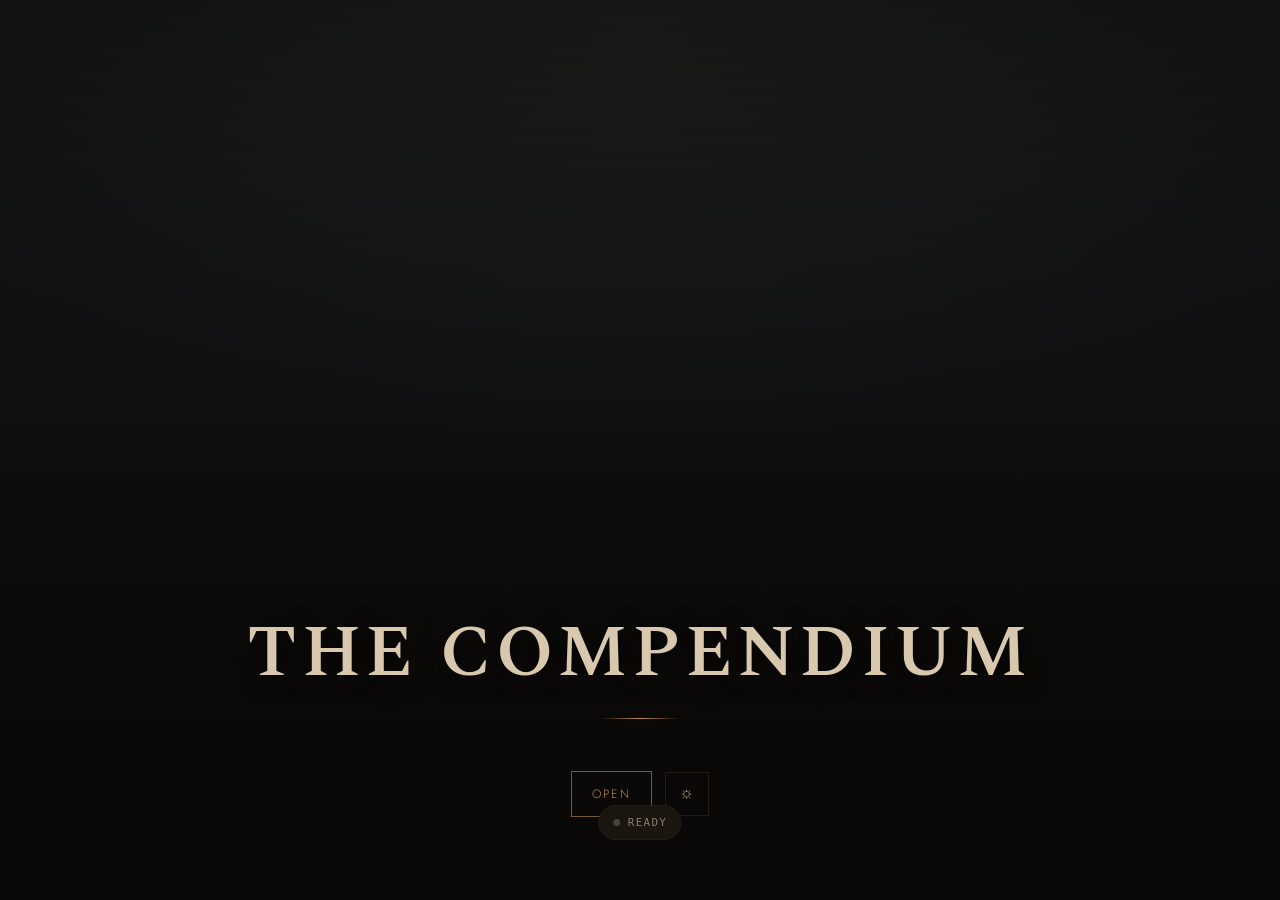
<file: index.html>
<!doctype html>
<html lang="en">
<head>
<meta charset="utf-8">
<meta name="viewport" content="width=device-width, initial-scale=1, viewport-fit=cover">
<meta name="color-scheme" content="dark">
<meta name="theme-color" content="#0b0d0f">
<title>The Compendium</title>
<link rel="stylesheet" href="css/app.css">
</head>
<body>

<!-- The book's cover. Full-bleed image, replaceable, never mandatory. -->
<section class="cover cover--imageless" id="cover" aria-label="Cover">
  <div class="cover__inner">
    <h1 class="cover__title" id="cover-title">The Compendium</h1>
    <div class="cover__rule" aria-hidden="true"></div>
    <p class="cover__subtitle" id="cover-subtitle"></p>
  </div>
  <div class="cover__actions">
    <button class="btn btn--primary" id="open-book" type="button">Open</button>
    <button class="btn btn--icon" id="to-settings" type="button" title="Settings" aria-label="Settings">⛭</button>
  </div>
</section>

<div id="app" hidden>
  <main class="book" id="view" tabindex="-1"></main>

  <nav class="tabs" id="tabs" aria-label="Sections">
    <button type="button" id="to-cover">Cover</button>
    <button type="button" data-to="/">Contents</button>
    <button type="button" data-to="/regions">Regions</button>
    <button type="button" data-to="/characters">Characters</button>
    <button type="button" data-to="/timeline">Timeline</button>
    <button type="button" data-to="/story">Story</button>
    <button type="button" data-to="/systems">Systems</button>
    <button type="button" data-to="/gallery">Gallery</button>
    <button type="button" data-to="/settings">Settings</button>
  </nav>
</div>

<div class="saver" id="saver" data-state="idle" role="status" aria-live="polite">
  <span class="saver__dot" aria-hidden="true"></span><span id="saver-text">Ready</span>
</div>

<script type="module" src="js/main.js"></script>
</body>
</html>
</file>
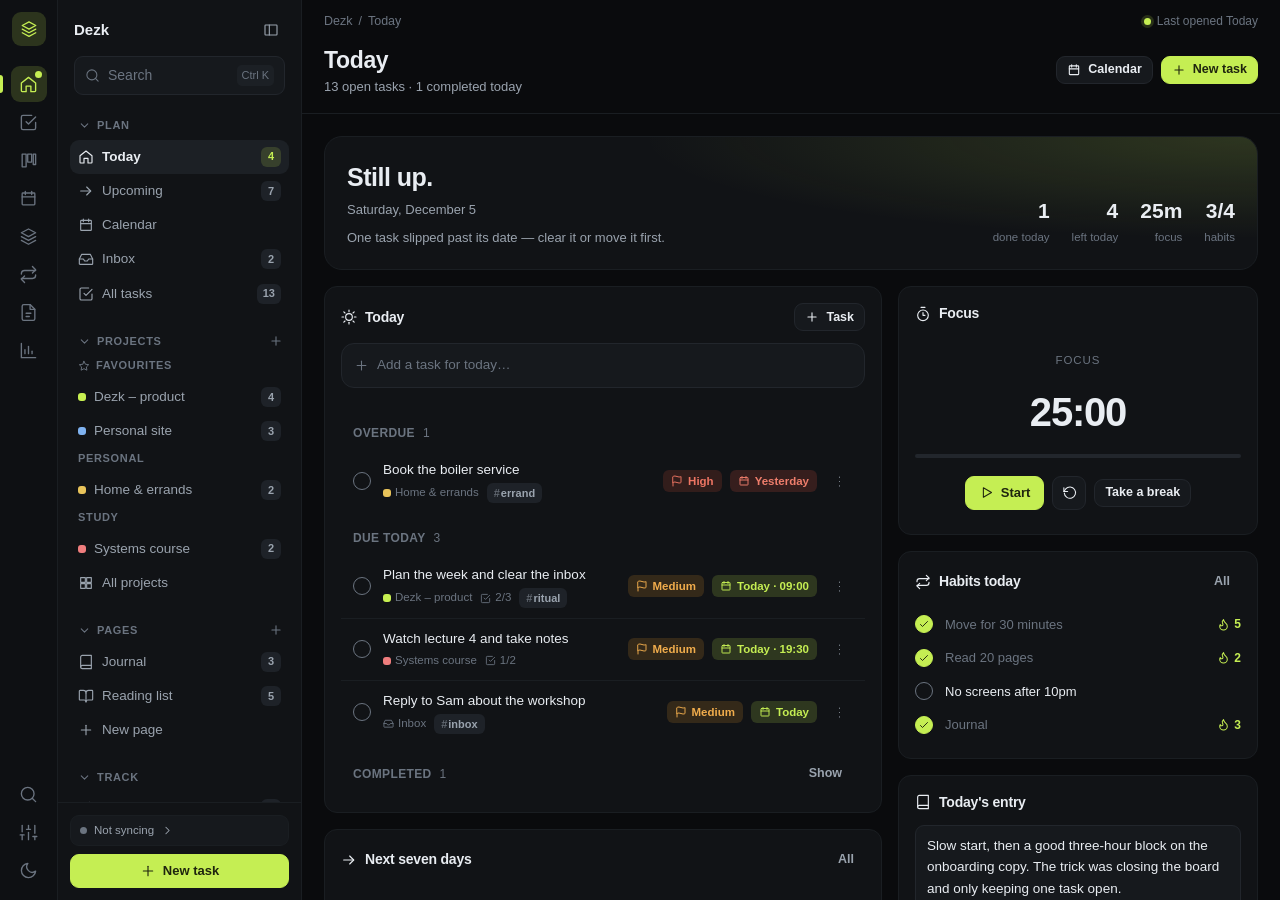
<file: app/index.html>
<!doctype html>
<html lang="en" data-theme="dark">
<head>
<meta charset="utf-8" />
<meta name="viewport" content="width=device-width, initial-scale=1, viewport-fit=cover" />
<title>Dezk — daily deck</title>
<meta name="description" content="Dezk — a local-first daily productivity deck: tasks, project boards, habits, journal, reading list and custom pages." />
<meta name="color-scheme" content="dark light" />
<link rel="icon" href="assets/favicon.svg" type="image/svg+xml" />
<link rel="apple-touch-icon" href="assets/icon.svg" />
<link rel="manifest" href="manifest.webmanifest" />
<meta name="theme-color" content="#0a0b0d" media="(prefers-color-scheme: dark)" />
<meta name="theme-color" content="#f4f5f7" media="(prefers-color-scheme: light)" />
<meta name="apple-mobile-web-app-capable" content="yes" />
<meta name="apple-mobile-web-app-status-bar-style" content="black-translucent" />
<meta name="apple-mobile-web-app-title" content="Dezk" />
<link rel="stylesheet" href="styles/tokens.css" />
<link rel="stylesheet" href="styles/base.css" />
<link rel="stylesheet" href="styles/layout.css" />
<link rel="stylesheet" href="styles/components.css" />
<link rel="stylesheet" href="styles/views.css" />
</head>
<body>
  <div id="app" class="app-shell" aria-busy="true"></div>
  <div id="overlays"></div>
  <noscript>Dezk needs JavaScript enabled.</noscript>
  <script type="module" src="src/main.js"></script>
</body>
</html>
</file>
<file: css/app.css>
@import url('./tokens.css');

/* Book-like, not dashboard-like: generous margins, one column, real
 * typography. Everything sized for one-handed use first. */

*, *::before, *::after { box-sizing: border-box; }
html { -webkit-text-size-adjust: 100%; }

body {
  margin: 0;
  min-height: 100dvh;
  background: var(--ink-900);
  color: var(--vellum);
  font: var(--size-body)/var(--leading-body) var(--font-body);
  font-kerning: normal;
  overscroll-behavior-y: none;
}

h1, h2, h3, h4 {
  font-family: var(--font-display);
  font-weight: 600;
  letter-spacing: 0.02em;
  line-height: 1.22;
  margin: 0;
}

p { margin: 0 0 var(--gap-4); max-width: var(--measure); }
a { color: var(--accent); text-underline-offset: 0.18em; }

:focus-visible { outline: 2px solid var(--gold-soft); outline-offset: 2px; border-radius: 2px; }

.mono { font-family: var(--font-mono); font-size: 0.78em; letter-spacing: 0.03em; }
.dim { color: var(--vellum-dim); }
.faint { color: var(--vellum-faint); }
.visually-hidden {
  position: absolute; width: 1px; height: 1px; overflow: hidden;
  clip-path: inset(50%); white-space: nowrap;
}
.stack { display: flex; flex-direction: column; gap: var(--gap-3); }
.row { display: flex; flex-wrap: wrap; gap: var(--gap-2); align-items: center; }
.section { margin-bottom: var(--gap-6); }
.section__heading {
  font-size: 0.95rem; letter-spacing: 0.16em; text-transform: uppercase;
  color: var(--vellum-dim); margin-bottom: var(--gap-3);
}

/* --------------------------------------------------------------- cover */

.cover {
  position: fixed; inset: 0; z-index: 10;
  display: grid; grid-template-rows: 1fr auto;
  padding: var(--page-margin);
  background-color: var(--ink-900);
  background-size: cover; background-position: center;
}
.cover[hidden] { display: none; }
.cover--imageless {
  background-image:
    radial-gradient(120% 80% at 50% 0%, rgba(var(--light), 0.10), transparent 62%),
    linear-gradient(180deg, #14181c, var(--ink-900));
}
.cover::after {
  content: ''; position: absolute; inset: 0; pointer-events: none;
  background: linear-gradient(180deg, rgb(from var(--void) r g b / 0.55) 0%, rgb(from var(--void) r g b / 0.12) 45%, rgb(from var(--void) r g b / 0.92) 100%);
}
.cover__inner { position: relative; z-index: 1; align-self: end; text-align: center; }
.cover__title {
  font-size: clamp(2.4rem, 11vw, 4.5rem);
  letter-spacing: 0.06em; text-transform: uppercase;
  text-shadow: 0 2px 24px rgba(0, 0, 0, 0.85);
}
.cover__rule {
  width: 5rem; height: 1px; margin: var(--gap-4) auto;
  background: linear-gradient(90deg, transparent, var(--gold), transparent);
}
.cover__subtitle { color: var(--vellum-dim); font-style: italic; margin: 0; }
.cover__actions {
  position: relative; z-index: 1;
  display: flex; gap: var(--gap-3); justify-content: center; align-items: center;
  padding-block: var(--gap-5);
}

/* ------------------------------------------------------------ controls */

/* Buttons — LAYER 6. No fills, no rounding: a rule and a letter-spaced
   label. --tap keeps them thumb-sized, which is this app's constraint
   rather than the theme's. */
.btn {
  display: inline-flex; align-items: center; justify-content: center; gap: var(--s2);
  min-height: var(--tap); padding: var(--s3) var(--s4);
  background: none; cursor: pointer;
  border: var(--rule) solid var(--edge);
  font-family: var(--ui); font-size: var(--t-xs); font-weight: 300;
  letter-spacing: .2em; text-transform: uppercase; color: var(--stone-dim);
  transition: color .3s var(--ease), border-color .3s var(--ease);
}
.btn:hover { color: var(--stone-lit); border-color: var(--accent-dim); }
.btn:focus-visible { outline: 1px solid var(--accent); outline-offset: 2px; }
.btn:disabled { opacity: .4; cursor: default; }
.btn--primary { border-color: var(--accent-dim); color: var(--accent); }
.btn--primary:hover { border-color: var(--accent); color: var(--stone-lit); }
.btn--danger { border-color: var(--oxblood); color: var(--oxblood-soft); }
.btn--danger:hover { border-color: var(--oxblood-soft); color: var(--stone-lit); }
.btn--danger-text { color: var(--oxblood-soft); }
/* Quiet buttons carry no rule at all until they are reached for. */
.btn--quiet { border-color: transparent; color: var(--stone-dark); }
.btn--quiet:hover { color: var(--stone-lit); border-color: var(--edge); }
.btn--icon { width: var(--tap); padding: 0; font-size: var(--t-sm); letter-spacing: 0; }
.btn--tiny { min-height: 34px; padding: var(--s1) var(--s3); }
.btn--promote { min-height: 34px; padding: var(--s1) var(--s3); border-color: var(--accent-dim); color: var(--accent); }
.btn--promote:hover { border-color: var(--accent); color: var(--stone-lit); }

/* The handle — a rotated square and a label. For status in a list, where
   a pill would shout. LAYER 4. */
.handle {
  display: inline-flex; align-items: center; gap: var(--s2);
  background: none; border: 0; cursor: pointer; padding: 2px 0;
  font-family: var(--ui); font-size: var(--t-xs); font-weight: 300;
  letter-spacing: .2em; text-transform: uppercase; color: var(--stone-dark);
  transition: color .3s var(--ease);
}
.handle:hover { color: var(--stone-dim); }
.handle:focus-visible { outline: 1px solid var(--accent); outline-offset: 3px; }
.handle .mark { width: 5px; height: 5px; flex-shrink: 0; transform: rotate(45deg); }

.chip {
  min-height: 38px; padding: 0 var(--s3);
  background: none; border: var(--rule) solid var(--edge);
  color: var(--stone-dark);
  font-family: var(--ui); font-size: var(--t-xs); font-weight: 300;
  letter-spacing: .18em; text-transform: uppercase; cursor: pointer;
  transition: color .3s var(--ease), border-color .3s var(--ease);
}
.chip:hover { color: var(--stone-dim); }
.chip--on { border-color: var(--accent-dim); color: var(--accent); }

/* Inputs — a baseline, not a box. LAYER 6. */
.entry {
  width: 100%; background: transparent; color: var(--stone-lit);
  border: 0; border-bottom: var(--rule) solid var(--edge);
  font-family: var(--display); font-weight: 300; font-size: var(--t-base);
  padding: var(--s2) 0;
  transition: border-color .3s var(--ease);
}
.entry::placeholder { color: var(--stone-dark); font-style: italic; }
.entry:focus { outline: 0; border-bottom-color: var(--accent); }
textarea.entry { resize: vertical; overflow: hidden; line-height: 1.7; }
.entry--title { font-size: var(--t-lg); font-weight: 200; letter-spacing: .04em; }
.entry--search { margin-bottom: var(--s4); }
.entry--block { font-size: var(--t-base); }
/* A select still needs its affordance; it keeps a baseline and a caret. */
.entry--select { font-family: var(--ui); font-size: var(--t-sm); letter-spacing: .06em; min-height: var(--tap); }

.labelled { display: flex; flex-direction: column; gap: var(--s1); }
.labelled__name {
  font-family: var(--ui); font-size: var(--t-xs); font-weight: 300;
  letter-spacing: .22em; text-transform: uppercase; color: var(--stone-dark);
}
.toggle { gap: var(--s3); align-items: center; min-height: var(--tap); cursor: pointer; }
.toggle input { width: 18px; height: 18px; accent-color: var(--accent); }

.sheet { background: var(--ink-800); border: var(--hairline); border-radius: var(--radius); padding: var(--gap-4); }
.sheet > p:last-child { margin-bottom: 0; }

.pill {
  display: inline-flex; align-items: center; gap: 0.4em;
  font-family: var(--font-mono); font-size: 0.66rem; letter-spacing: 0.14em;
  text-transform: uppercase; padding: 0.3em 0.65em;
  border: 1px solid currentColor; border-radius: 999px; white-space: nowrap;
}
.pill--tappable { min-height: 34px; background: transparent; cursor: pointer; }
.pill--CANON { color: var(--status-canon); }
.pill--PROPOSED { color: var(--status-proposed); }
.pill--OPEN { color: var(--status-open); }
.pill--SOURCE { color: var(--status-source); }
.pill--inherit, .pill--canon { color: var(--vellum-faint); }
.pill--sealed { color: var(--vellum-faint); border-style: dashed; }
.pill--exercise { color: var(--verdigris); }

/* ------------------------------------------------------------- the book */

.book {
  max-width: 46rem; margin: 0 auto;
  padding: var(--page-margin) var(--page-margin) 7.5rem;
}
.book__header { border-bottom: var(--hairline); padding-bottom: var(--gap-4); margin-bottom: var(--gap-5); }
.book__header h1 { font-size: clamp(1.7rem, 6vw, 2.3rem); }
.book__eyebrow {
  font-family: var(--font-mono); font-size: 0.7rem; letter-spacing: 0.22em;
  text-transform: uppercase; color: var(--gold); margin-bottom: var(--gap-2);
}

/* Tab bar — scrolls rather than clipping on narrow screens. Straight from
   LAYER 6; the only additions are the fixed footing and the safe-area
   padding this app needs on a phone. */
.tabs {
  position: fixed; left: 0; right: 0; bottom: 0; z-index: 15;
  display: flex; gap: var(--s5);
  overflow-x: auto; scrollbar-width: none; -webkit-overflow-scrolling: touch;
  padding: var(--s3) var(--gutter);
  padding-bottom: calc(var(--s3) + env(safe-area-inset-bottom, 0px));
  border-top: var(--rule) solid var(--edge);
  background: rgb(from var(--field) r g b / 0.94);
  backdrop-filter: blur(9px);
}
.tabs::-webkit-scrollbar { display: none; }
.tabs button {
  flex-shrink: 0; background: none; border: 0; cursor: pointer; padding: var(--s2) 0;
  position: relative;
  font-family: var(--ui); font-size: var(--t-xs); font-weight: 300;
  letter-spacing: .22em; text-transform: uppercase; color: var(--stone-dark);
  transition: color .35s var(--ease);
}
.tabs button:hover { color: var(--stone-dim); }
.tabs button[aria-current="page"] { color: var(--stone-lit); }
.tabs button[aria-current="page"]::after {
  content: ''; position: absolute; left: 0; right: 0; bottom: -2px;
  height: var(--rule); background: var(--accent-grad);
}
.tabs button:focus-visible { outline: 1px solid var(--accent); outline-offset: 4px; }

.banner {
  border-left: 3px solid var(--gold);
  background: rgb(from var(--accent) r g b / 0.06);
  padding: var(--gap-3) var(--gap-4);
  margin-bottom: var(--gap-4);
}
.banner--open { border-left-color: var(--oxblood-soft); background: rgb(from var(--oxblood) r g b / 0.12); }
.banner p:last-child { margin-bottom: 0; }

/* -------------------------------------------------------------- contents */

.toc { list-style: none; margin: 0 0 var(--gap-6); padding: 0; counter-reset: toc; }
.toc__item { border-bottom: var(--hairline); }
.toc__link {
  display: flex; align-items: baseline; gap: var(--gap-4);
  padding: var(--gap-4) 0; color: inherit; text-decoration: none;
}
.toc__link:hover .toc__label { color: var(--gold-soft); }
.toc__body { flex: 1; min-width: 0; }
.toc__label { font-family: var(--font-display); font-size: 1.35rem; transition: color var(--motion); }
.toc__blurb { margin: var(--gap-1) 0 var(--gap-2); font-size: 0.9rem; }
.toc__status { gap: var(--gap-1); }
.toc__count { font-size: 1.5rem; color: var(--vellum-faint); }

/* ----------------------------------------------------------------- lists */

.list { list-style: none; margin: 0; padding: 0; }
.list li {
  display: flex; justify-content: space-between; align-items: flex-start; gap: var(--gap-3);
  padding: var(--gap-3) 0; border-bottom: var(--hairline);
}
.list li:last-child { border-bottom: 0; }
.list--entries li { padding: var(--gap-4) 0; }
.link-plain { color: inherit; text-decoration: none; flex: 1; min-width: 0; }
.link-plain:hover .entry__title { color: var(--gold-soft); }
.entry__title { font-family: var(--font-display); font-size: 1.12rem; transition: color var(--motion); }
.entry__summary { margin: var(--gap-2) 0 0; font-size: 0.92rem; }
.entry__aside { display: flex; flex-direction: column; gap: var(--gap-1); align-items: flex-end; }
.filters { margin-bottom: var(--gap-4); }

/* ----------------------------------------------------------------- prose */

.page__header { border-bottom: var(--hairline); }
.page__crumbs { justify-content: space-between; margin-bottom: var(--gap-3); }
.page__title { font-size: clamp(1.9rem, 8vw, 2.6rem); }
.page__aliases { font-style: italic; margin: var(--gap-2) 0 0; }
.page__actions { margin-top: var(--gap-4); gap: var(--gap-2); }

.meta-grid {
  display: grid; grid-template-columns: auto 1fr; gap: var(--gap-2) var(--gap-4);
  margin: 0 0 var(--gap-5); padding-bottom: var(--gap-4); border-bottom: var(--hairline);
}
.meta-grid dt { color: var(--vellum-faint); letter-spacing: 0.14em; text-transform: uppercase; }
.meta-grid dd { margin: 0; }

.prose { max-width: var(--measure); }
.prose__lead { font-size: 1.12rem; color: var(--vellum-dim); font-style: italic; }
.prose__heading { font-size: 1.25rem; margin: var(--gap-5) 0 var(--gap-2); scroll-margin-top: var(--gap-5); }
.prose__list { padding-left: 1.2em; margin: 0 0 var(--gap-4); }
.prose__list li { margin-bottom: var(--gap-1); }
.prose blockquote {
  margin: 0 0 var(--gap-4); padding-left: var(--gap-4);
  border-left: 2px solid var(--ink-500); color: var(--vellum-dim); font-style: italic;
}
.prose pre {
  font-family: var(--font-mono); font-size: 0.82rem; white-space: pre-wrap;
  background: var(--ink-800); border: var(--hairline); border-radius: var(--radius);
  padding: var(--gap-3); margin: 0 0 var(--gap-4);
}
.prose__speech { margin-bottom: var(--gap-3); }
.prose__speaker { font-family: var(--font-mono); font-size: 0.78em; letter-spacing: 0.12em; text-transform: uppercase; color: var(--gold); }
.prose__direction { font-style: italic; color: var(--vellum-dim); }

.table-scroll { overflow-x: auto; margin: 0 0 var(--gap-4); }
.prose__table { border-collapse: collapse; min-width: 100%; font-size: 0.92rem; }
.prose__table th, .prose__table td { text-align: left; padding: var(--gap-2) var(--gap-3); border-bottom: var(--hairline); white-space: nowrap; }
.prose__table th { font-family: var(--font-mono); font-size: 0.72rem; letter-spacing: 0.12em; text-transform: uppercase; color: var(--vellum-faint); }

/* A block whose status differs from its page is marked in the margin, so a
 * CANON page with three OPEN paragraphs reads as exactly that. */
.block { position: relative; }
.block[data-status] { padding-left: var(--gap-4); border-left: 2px solid var(--ink-600); }
.block[data-status='CANON'] { border-left-color: var(--status-canon); }
.block[data-status='PROPOSED'] { border-left-color: var(--status-proposed); }
.block[data-status='OPEN'] { border-left-color: var(--status-open); }
.block[data-status='SOURCE'] { border-left-color: var(--status-source); }
.block__tag { display: flex; gap: var(--gap-2); align-items: center; margin: var(--gap-4) 0 var(--gap-2); }

/* ---------------------------------------------------------------- editor */

.editor { gap: var(--gap-4); }
.block-edit {
  border: var(--hairline); border-left-width: 2px; border-radius: var(--radius);
  padding: var(--gap-3); background: var(--ink-800);
}
.block-edit.block--CANON { border-left-color: var(--status-canon); }
.block-edit.block--PROPOSED { border-left-color: var(--status-proposed); }
.block-edit.block--OPEN { border-left-color: var(--status-open); }
.block-edit.block--SOURCE { border-left-color: var(--status-source); }
.block-edit__bar { justify-content: space-between; margin-bottom: var(--gap-2); }
.block-edit__move { gap: 0; }
.status-control { gap: var(--gap-2); }

/* ----------------------------------------------------------- bottom sheet */

.scrim {
  position: fixed; inset: 0; z-index: 30;
  display: flex; align-items: flex-end; justify-content: center;
  background: rgba(0, 0, 0, 0.6);
  animation: fade var(--motion) both;
}
.bottom-sheet {
  width: min(34rem, 100%);
  background: var(--ink-800);
  border: var(--hairline); border-bottom: 0;
  border-radius: 10px 10px 0 0;
  padding: var(--gap-4) var(--gap-4) calc(var(--gap-4) + env(safe-area-inset-bottom, 0));
  box-shadow: var(--shadow-sheet);
  max-height: 85dvh; overflow-y: auto;
  animation: rise var(--motion) both;
}
.bottom-sheet__title {
  font-size: 0.8rem; letter-spacing: 0.18em; text-transform: uppercase;
  color: var(--vellum-faint); margin-bottom: var(--gap-3);
}
.sheet-option {
  display: flex; flex-direction: column; align-items: flex-start; gap: 2px;
  width: 100%; min-height: var(--tap); padding: var(--gap-3);
  background: transparent; border: 0; border-bottom: var(--hairline);
  color: var(--vellum); text-align: left; cursor: pointer; font: inherit;
}
.sheet-option:hover { background: var(--ink-700); }
.sheet-option[data-selected] { background: var(--ink-700); }
.sheet-option[data-selected] .sheet-option__label::after { content: ' ✓'; color: var(--gold); }
.sheet-option__label { font-family: var(--font-display); letter-spacing: 0.04em; }
.sheet-option__hint { color: var(--vellum-faint); font-size: 0.85rem; }
.sheet-option--CANON .sheet-option__label { color: var(--status-canon); }
.sheet-option--PROPOSED .sheet-option__label { color: var(--status-proposed); }
.sheet-option--OPEN .sheet-option__label { color: var(--status-open); }
.sheet-option--SOURCE .sheet-option__label { color: var(--status-source); }
.sheet-option--danger .sheet-option__label { color: var(--oxblood-soft); }
.sheet-cancel { width: 100%; margin-top: var(--gap-3); }

@keyframes rise { from { transform: translateY(12px); } to { transform: none; } }
@keyframes fade { from { opacity: 0; } to { opacity: 1; } }

/* ----------------------------------------------------- saver, toast, log */

.saver {
  position: fixed; left: 50%; bottom: calc(52px + env(safe-area-inset-bottom, 0px));
  transform: translateX(-50%); margin-bottom: var(--gap-2);
  display: inline-flex; align-items: center; gap: var(--gap-2);
  padding: 0.4rem 0.85rem;
  background: var(--ink-700); border: var(--hairline); border-radius: 999px;
  font-family: var(--font-mono); font-size: 0.68rem; letter-spacing: 0.12em;
  text-transform: uppercase; color: var(--vellum-dim);
  z-index: 18; pointer-events: none;
}
.saver__dot { width: 7px; height: 7px; border-radius: 50%; background: var(--vellum-faint); }
.saver[data-state='saving'] .saver__dot { background: var(--gold); }
.saver[data-state='saved'] .saver__dot { background: var(--verdigris-soft); }
.saver[data-state='error'] { color: var(--oxblood-soft); }
.saver[data-state='error'] .saver__dot { background: var(--oxblood-soft); }

.toast {
  position: fixed; left: 50%; transform: translateX(-50%);
  bottom: calc(84px + env(safe-area-inset-bottom, 0px));
  z-index: 25; max-width: min(32rem, calc(100vw - 2rem));
  display: flex; align-items: center; gap: var(--gap-3);
  padding: var(--gap-3) var(--gap-4);
  background: var(--ink-700); border: var(--hairline); border-radius: var(--radius);
  box-shadow: var(--shadow-sheet);
  animation: rise var(--motion) both;
}
.toast__action { min-height: 34px; color: var(--gold-soft); }

.log {
  font-family: var(--font-mono); font-size: 0.75rem; line-height: 1.7;
  background: var(--ink-900); border: var(--hairline); border-radius: var(--radius);
  padding: var(--gap-3); max-height: 22rem; overflow: auto; white-space: pre-wrap; margin: 0;
}
.log__ok { color: var(--verdigris-soft); }
.log__fail { color: var(--oxblood-soft); }
.log__note { color: var(--vellum-faint); }

.option { gap: var(--gap-1); }
.option__hint { margin: 0 0 0 2rem; font-size: 0.85rem; }

/* ------------------------------------------------------------ wiki links */

/* A link is highlighted text, not a button: it has to survive being read
 * inside a paragraph without shouting. A broken one has to shout. */
.wikilink {
  color: var(--stone-lit);
  text-decoration: none;
  background: linear-gradient(transparent 62%, rgb(from var(--accent) r g b / 0.22) 62%);
  padding: 0 0.08em;
  border-radius: 1px;
  cursor: pointer;
}
.wikilink:hover, .wikilink:focus-visible { background: rgb(from var(--accent) r g b / 0.3); color: var(--vellum); }
.wikilink--broken, .wikilink--anchor-broken {
  color: var(--oxblood-soft);
  background: linear-gradient(transparent 62%, rgb(from var(--oxblood) r g b / 0.32) 62%);
  text-decoration: underline wavy var(--oxblood);
  text-underline-offset: 0.22em;
}

/* A heading a link aimed at, marked briefly on arrival. */
.anchor-arrived {
  animation: arrived 2.4s ease-out both;
  border-radius: 2px;
}
@keyframes arrived {
  0%, 55% { background: rgba(var(--light), 0.20); box-shadow: -0.4rem 0 0 rgba(var(--light), 0.20); }
  100% { background: transparent; box-shadow: none; }
}
@media (prefers-reduced-motion: reduce) {
  .anchor-arrived { animation: none; background: rgba(var(--light), 0.16); }
}

.link-preview {
  position: fixed; z-index: 28;
  background: var(--ink-700); border: var(--hairline); border-radius: var(--radius);
  box-shadow: var(--shadow-sheet);
  padding: var(--gap-3);
  pointer-events: none;
}
.link-preview__title { font-family: var(--font-display); font-size: 1.02rem; }
.link-preview__meta { color: var(--vellum-faint); margin-bottom: var(--gap-2); }
.link-preview__body { margin: 0; font-size: 0.9rem; color: var(--vellum-dim); }

/* ---------------------------------------------------------- autocomplete */

.autocomplete {
  position: relative; z-index: 22;
  margin-top: 2px;
  background: var(--ink-700); border: var(--hairline); border-radius: var(--radius);
  box-shadow: var(--shadow-sheet);
  max-height: 15rem; overflow-y: auto;
}
.autocomplete__item {
  display: flex; flex-direction: column; align-items: flex-start; gap: 1px;
  width: 100%; min-height: 44px; padding: var(--gap-2) var(--gap-3);
  background: transparent; border: 0; border-bottom: var(--hairline);
  color: var(--vellum); text-align: left; font: inherit; cursor: pointer;
}
.autocomplete__item:last-child { border-bottom: 0; }
.autocomplete__item--on, .autocomplete__item:hover { background: var(--ink-600); }
.autocomplete__label { font-family: var(--font-display); letter-spacing: 0.02em; }
.autocomplete__hint { color: var(--vellum-faint); }
.backlinks { border-top: var(--hairline); padding-top: var(--gap-5); }
</file>
<file: app/styles/tokens.css>
/* Design tokens. Dark is the default surface; light is a full re-map. */
:root {
  --accent-h: 76;
  --accent-s: 82%;
  --accent-l: 63%;

  --accent: hsl(var(--accent-h) var(--accent-s) var(--accent-l));
  --accent-soft: hsl(var(--accent-h) var(--accent-s) var(--accent-l) / 0.16);
  --accent-line: hsl(var(--accent-h) var(--accent-s) var(--accent-l) / 0.35);
  --accent-ink: hsl(var(--accent-h) 45% 10%);

  --radius-xs: 6px;
  --radius-sm: 9px;
  --radius-md: 13px;
  --radius-lg: 18px;
  --radius-xl: 26px;

  --space-1: 4px;
  --space-2: 8px;
  --space-3: 12px;
  --space-4: 16px;
  --space-5: 22px;
  --space-6: 30px;

  --rail-w: 58px;
  --side-w: 244px;
  --topbar-h: 62px;

  --font: "Inter", "SF Pro Text", -apple-system, BlinkMacSystemFont, "Segoe UI", Roboto, Helvetica, Arial, sans-serif;
  --mono: "JetBrains Mono", ui-monospace, SFMono-Regular, Menlo, Consolas, monospace;

  --ease: cubic-bezier(0.22, 0.61, 0.36, 1);
  --shadow-sm: 0 1px 2px rgb(0 0 0 / 0.4);
  --shadow-md: 0 8px 24px -8px rgb(0 0 0 / 0.55);
  --shadow-lg: 0 24px 60px -20px rgb(0 0 0 / 0.7);

  /* status hues, shared by both themes */
  --hue-high: 8;
  --hue-medium: 35;
  --hue-low: 200;
  --hue-done: 145;
}

:root, [data-theme="dark"] {
  --bg: #0a0b0d;
  --bg-rail: #0e1013;
  --panel: #111316;
  --panel-2: #16191d;
  --panel-3: #1c2025;
  --card: #15181c;
  --card-hover: #1a1e23;
  --line: #22262c;
  --line-soft: #1a1e22;
  --ink: #e9edf2;
  --ink-2: #9aa3ae;
  --ink-3: #6b7480;
  --ink-inv: #0a0b0d;
  --overlay: rgb(4 5 7 / 0.72);
  --track: #22262c;
  --chip: #1e2228;
  --scrim: rgb(255 255 255 / 0.04);
  --shadow-color: 0 0% 0%;
}

[data-theme="light"] {
  --bg: #f4f5f7;
  --bg-rail: #ffffff;
  --panel: #ffffff;
  --panel-2: #f7f8fa;
  --panel-3: #eef0f4;
  --card: #ffffff;
  --card-hover: #f7f8fa;
  --line: #e2e5ea;
  --line-soft: #ebedf1;
  --ink: #14171c;
  --ink-2: #5b636e;
  --ink-3: #8b929c;
  --ink-inv: #ffffff;
  --overlay: rgb(20 23 28 / 0.42);
  --track: #e4e7ec;
  --chip: #eef0f4;
  --scrim: rgb(16 18 22 / 0.03);
  --shadow-sm: 0 1px 2px rgb(16 18 22 / 0.08);
  --shadow-md: 0 10px 26px -12px rgb(16 18 22 / 0.22);
  --shadow-lg: 0 26px 60px -22px rgb(16 18 22 / 0.28);
}
</file>
<file: app/styles/base.css>
*, *::before, *::after { box-sizing: border-box; }
html, body { height: 100%; }
body {
  margin: 0;
  font-family: var(--font);
  font-size: 14px;
  line-height: 1.5;
  color: var(--ink);
  background: var(--bg);
  -webkit-font-smoothing: antialiased;
  text-rendering: optimizeLegibility;
  overflow: hidden;
}
h1, h2, h3, h4, p, figure { margin: 0; }
h1, h2, h3, h4 { font-weight: 620; letter-spacing: -0.015em; }
button, input, textarea, select { font: inherit; color: inherit; }
button { cursor: pointer; background: none; border: 0; padding: 0; }
a { color: inherit; text-decoration: none; }
ul, ol { margin: 0; padding: 0; list-style: none; }
svg { display: block; flex: none; }
[hidden] { display: none !important; }

:focus-visible { outline: 2px solid var(--accent); outline-offset: 2px; border-radius: var(--radius-xs); }
::selection { background: var(--accent-soft); color: var(--ink); }

::-webkit-scrollbar { width: 10px; height: 10px; }
::-webkit-scrollbar-track { background: transparent; }
::-webkit-scrollbar-thumb { background: var(--line); border: 3px solid transparent; background-clip: content-box; border-radius: 99px; }
::-webkit-scrollbar-thumb:hover { background-color: var(--ink-3); background-clip: content-box; }
* { scrollbar-width: thin; scrollbar-color: var(--line) transparent; }

.u-scroll { overflow-y: auto; overscroll-behavior: contain; }
.u-row { display: flex; align-items: center; gap: var(--space-2); }
.u-col { display: flex; flex-direction: column; }
.u-grow { flex: 1; min-width: 0; }
.u-truncate { overflow: hidden; text-overflow: ellipsis; white-space: nowrap; }
.u-clamp-2 { display: -webkit-box; -webkit-line-clamp: 2; -webkit-box-orient: vertical; overflow: hidden; }
.u-clamp-3 { display: -webkit-box; -webkit-line-clamp: 3; -webkit-box-orient: vertical; overflow: hidden; }
.u-muted { color: var(--ink-2); }
.u-dim { color: var(--ink-3); }
.u-sr {
  position: absolute; width: 1px; height: 1px; padding: 0; margin: -1px;
  overflow: hidden; clip: rect(0 0 0 0); white-space: nowrap; border: 0;
}
.u-mono { font-family: var(--mono); font-variant-numeric: tabular-nums; }

@media (prefers-reduced-motion: reduce) {
  *, *::before, *::after { animation-duration: 0.001ms !important; transition-duration: 0.001ms !important; }
}
</file>
<file: app/styles/layout.css>
.app-shell {
  display: grid;
  grid-template-columns: var(--rail-w) var(--side-w) 1fr;
  height: 100dvh;
  background: var(--bg);
}
.app-shell[data-sidebar="collapsed"] { grid-template-columns: var(--rail-w) 0 1fr; }

/* ---------- icon rail ---------- */
.rail {
  grid-column: 1;
  display: flex;
  flex-direction: column;
  align-items: center;
  gap: var(--space-2);
  padding: var(--space-3) 0;
  background: var(--bg-rail);
  border-right: 1px solid var(--line-soft);
  z-index: 3;
}
.rail__logo {
  width: 34px; height: 34px;
  display: grid; place-items: center;
  border-radius: var(--radius-sm);
  background: var(--accent-soft);
  color: var(--accent);
  margin-bottom: var(--space-3);
}
.rail__group { display: flex; flex-direction: column; gap: 2px; width: 100%; align-items: center; }
.rail__spacer { flex: 1; }
.rail__btn {
  position: relative;
  width: 36px; height: 36px;
  display: grid; place-items: center;
  border-radius: var(--radius-sm);
  color: var(--ink-3);
  transition: color 0.14s var(--ease), background 0.14s var(--ease);
}
.rail__btn:hover { color: var(--ink); background: var(--scrim); }
.rail__btn[aria-current="true"] { color: var(--accent); background: var(--accent-soft); }
.rail__btn[aria-current="true"]::before {
  content: ""; position: absolute; left: -11px; top: 50%; translate: 0 -50%;
  width: 3px; height: 18px; border-radius: 0 3px 3px 0; background: var(--accent);
}
.rail__dot {
  position: absolute; top: 5px; right: 5px;
  min-width: 7px; height: 7px; border-radius: 99px; background: var(--accent);
}

/* ---------- sidebar ---------- */
.sidebar {
  grid-column: 2;
  display: flex;
  flex-direction: column;
  min-height: 0;
  background: var(--panel);
  border-right: 1px solid var(--line-soft);
  overflow: hidden;
  z-index: 2;
}
.sidebar__head {
  display: flex; align-items: center; justify-content: space-between;
  gap: var(--space-2);
  padding: var(--space-4) var(--space-4) var(--space-3);
}
.sidebar__title { font-size: 15px; font-weight: 640; }
.sidebar__body { flex: 1; min-height: 0; overflow-y: auto; padding: 0 var(--space-3) var(--space-3); }
.sidebar__foot { padding: var(--space-3); border-top: 1px solid var(--line-soft); }

.seg {
  display: flex; gap: 2px; padding: 3px;
  background: var(--panel-2); border-radius: var(--radius-sm);
  margin: 0 var(--space-4) var(--space-3);
}
.seg__btn {
  flex: 1; padding: 6px 10px; border-radius: var(--radius-xs);
  font-size: 12.5px; font-weight: 550; color: var(--ink-3);
  transition: background 0.14s var(--ease), color 0.14s var(--ease);
}
.seg__btn:hover { color: var(--ink); }
.seg__btn[aria-pressed="true"] { background: var(--panel-3); color: var(--ink); box-shadow: var(--shadow-sm); }

.side-search {
  display: flex; align-items: center; gap: var(--space-2);
  margin: 0 var(--space-4) var(--space-4);
  padding: 8px 10px;
  border: 1px solid var(--line); border-radius: var(--radius-sm);
  background: var(--panel-2); color: var(--ink-3);
  width: calc(100% - var(--space-4) * 2);
  transition: border-color 0.14s var(--ease);
}
.side-search:hover { border-color: var(--ink-3); color: var(--ink-2); }
.side-search kbd {
  margin-left: auto; font-family: var(--font); font-size: 11px;
  padding: 2px 5px; border-radius: 5px; background: var(--panel-3); color: var(--ink-3);
}

.nav-section { margin-bottom: var(--space-4); }
.nav-section__head {
  display: flex; align-items: center; gap: 6px;
  width: 100%; padding: 6px var(--space-2);
  font-size: 11px; font-weight: 600; letter-spacing: 0.06em; text-transform: uppercase;
  color: var(--ink-3);
}
.nav-section__head:hover { color: var(--ink-2); }
.nav-section__head svg { transition: rotate 0.16s var(--ease); }
.nav-section[data-open="false"] .nav-section__head svg { rotate: -90deg; }
.nav-section[data-open="false"] .nav-section__list { display: none; }
.nav-section__add { margin-left: auto; color: var(--ink-3); display: grid; place-items: center; }
.nav-section__add:hover { color: var(--accent); }

.nav-item {
  display: flex; align-items: center; gap: var(--space-2);
  width: 100%; padding: 7px var(--space-2);
  border-radius: var(--radius-sm);
  color: var(--ink-2); font-size: 13.5px; text-align: left;
  transition: background 0.14s var(--ease), color 0.14s var(--ease);
}
.nav-item:hover { background: var(--panel-2); color: var(--ink); }
.nav-item[aria-current="page"] { background: var(--panel-3); color: var(--ink); font-weight: 560; }
.nav-item__swatch { width: 8px; height: 8px; border-radius: 3px; flex: none; }
.nav-item__hash { color: var(--ink-3); font-weight: 500; }
.nav-item__count {
  margin-left: auto; min-width: 20px; height: 20px; padding: 0 6px;
  display: grid; place-items: center;
  font-size: 11px; font-weight: 600; font-variant-numeric: tabular-nums;
  border-radius: 6px; background: var(--chip); color: var(--ink-2);
}
.nav-item[aria-current="page"] .nav-item__count { background: var(--accent-soft); color: var(--accent); }
.nav-item__count[data-tone="accent"] { background: var(--accent-soft); color: var(--accent); }

/* ---------- main column ---------- */
.main { grid-column: 3; display: flex; flex-direction: column; min-width: 0; min-height: 0; }

.topbar {
  display: flex; flex-direction: column; gap: var(--space-3);
  padding: var(--space-3) var(--space-5) var(--space-4);
  border-bottom: 1px solid var(--line-soft);
  background: var(--bg);
}
.topbar__crumbs { display: flex; align-items: center; gap: 6px; font-size: 12.5px; color: var(--ink-3); }
.topbar__crumbs a:hover { color: var(--ink-2); }
.topbar__status { margin-left: auto; display: flex; align-items: center; gap: 6px; font-size: 12px; }
.topbar__main { display: flex; align-items: center; gap: var(--space-3); flex-wrap: wrap; }
.topbar__title { display: flex; align-items: center; gap: var(--space-2); font-size: 23px; }
.topbar__sub { font-size: 13px; color: var(--ink-2); }
.topbar__tools { margin-left: auto; display: flex; align-items: center; gap: var(--space-2); }

.view { flex: 1; min-height: 0; overflow: auto; }
.view__inner { padding: var(--space-5); max-width: 1160px; }
.view--wide .view__inner { max-width: none; }

@media (max-width: 1080px) {
  /* The sidebar stops taking space and floats over the content instead. */
  .app-shell, .app-shell[data-sidebar="open"], .app-shell[data-sidebar="collapsed"] {
    grid-template-columns: var(--rail-w) 0 1fr;
  }
  .app-shell[data-sidebar="open"] .rail { z-index: 35; }
  .app-shell[data-sidebar="open"] .sidebar {
    position: fixed;
    inset: 0 auto 0 var(--rail-w);
    width: var(--side-w);
    z-index: 30;
    box-shadow: var(--shadow-lg);
  }
  .sidebar-scrim {
    position: fixed;
    inset: 0;
    z-index: 25;
    background: var(--overlay);
    animation: fade 0.16s var(--ease);
  }
}
@media (min-width: 1081px) {
  .sidebar-scrim { display: none; }
}
@media (max-width: 720px) {
  .view__inner { padding: var(--space-4); }
  .topbar { padding: var(--space-3) var(--space-4); }
  .topbar__title { font-size: 19px; }
  .topbar__main { align-items: flex-start; }
  .topbar__tools { margin-left: 0; width: 100%; flex-wrap: wrap; }
  .hero { padding: var(--space-4); }
  .hero__greet { font-size: 21px; }
  .hero__stats { margin-left: 0; width: 100%; justify-content: space-between; gap: var(--space-3); }
  .hero__stat { text-align: left; }
  .board { padding: var(--space-4); }
  .column { flex: 0 0 min(300px, 84vw); width: min(300px, 84vw); }
  .drawer { width: 100vw; }
  .filterbar { gap: 6px; }

  /* Stack each task row so long titles are not squeezed into one word a line. */
  .task-row { flex-wrap: wrap; row-gap: 6px; }
  .task-row__main { flex: 1 1 60%; }
  .task-row__side { width: 100%; padding-left: 30px; }
  .task-row__side .btn { margin-left: auto; }
  .today-cols { grid-template-columns: minmax(0, 1fr) !important; }
  .note-grid, .gallery { grid-template-columns: minmax(0, 1fr); }
  .drawer__row { grid-template-columns: 84px 1fr; }
}
</file>
<file: app/styles/components.css>
/* ---------- buttons ---------- */
.btn {
  display: inline-flex; align-items: center; justify-content: center; gap: 7px;
  height: 34px; padding: 0 13px;
  border: 1px solid var(--line); border-radius: var(--radius-sm);
  background: var(--panel-2); color: var(--ink);
  font-size: 13px; font-weight: 550; white-space: nowrap;
  transition: background 0.14s var(--ease), border-color 0.14s var(--ease), color 0.14s var(--ease), opacity 0.14s var(--ease);
}
.btn:hover { background: var(--panel-3); border-color: var(--ink-3); }
.btn:active { scale: 0.985; }
.btn[disabled] { opacity: 0.45; pointer-events: none; }
.btn--primary { background: var(--accent); border-color: var(--accent); color: var(--accent-ink); }
.btn--primary:hover { background: var(--accent); border-color: var(--accent); filter: brightness(1.08); }
.btn--ghost { background: transparent; border-color: transparent; color: var(--ink-2); }
.btn--ghost:hover { background: var(--panel-2); color: var(--ink); border-color: transparent; }
.btn--danger { color: hsl(var(--hue-high) 75% 62%); }
.btn--danger:hover { background: hsl(var(--hue-high) 75% 62% / 0.12); border-color: hsl(var(--hue-high) 75% 62% / 0.4); }
.btn--sm { height: 28px; padding: 0 10px; font-size: 12.5px; }
.btn--icon { width: 34px; padding: 0; }
.btn--icon.btn--sm { width: 28px; }
.btn--block { width: 100%; }
.btn--dashed { border-style: dashed; background: transparent; color: var(--ink-2); }
.btn--dashed:hover { color: var(--ink); background: var(--panel-2); }

/* ---------- form fields ---------- */
.field { display: flex; flex-direction: column; gap: 6px; }
.field__label { font-size: 12px; font-weight: 560; color: var(--ink-2); }
.field__hint { font-size: 11.5px; color: var(--ink-3); }
.input, .textarea, .select {
  width: 100%; padding: 9px 11px;
  border: 1px solid var(--line); border-radius: var(--radius-sm);
  background: var(--panel-2); color: var(--ink);
  font-size: 13.5px;
  transition: border-color 0.14s var(--ease), background 0.14s var(--ease);
}
.input::placeholder, .textarea::placeholder { color: var(--ink-3); }
.input:hover, .textarea:hover, .select:hover { border-color: var(--ink-3); }
.input:focus, .textarea:focus, .select:focus { outline: none; border-color: var(--accent); background: var(--panel); }
.textarea { resize: vertical; min-height: 84px; line-height: 1.6; }
.select { appearance: none; cursor: pointer; padding-right: 30px;
  background-image: linear-gradient(45deg, transparent 50%, var(--ink-3) 50%), linear-gradient(135deg, var(--ink-3) 50%, transparent 50%);
  background-position: calc(100% - 15px) 17px, calc(100% - 10px) 17px;
  background-size: 5px 5px, 5px 5px; background-repeat: no-repeat;
}
.input--ghost { background: transparent; border-color: transparent; padding: 4px 6px; }
.input--ghost:hover { background: var(--panel-2); border-color: transparent; }
.input--title { font-size: 18px; font-weight: 620; letter-spacing: -0.015em; }

.switch {
  position: relative; width: 38px; height: 22px; flex: none;
  border-radius: 99px; background: var(--track); border: 1px solid var(--line);
  transition: background 0.16s var(--ease), border-color 0.16s var(--ease);
}
.switch::after {
  content: ""; position: absolute; top: 2px; left: 2px;
  width: 16px; height: 16px; border-radius: 99px; background: var(--ink-2);
  transition: translate 0.16s var(--ease), background 0.16s var(--ease);
}
.switch[aria-checked="true"] { background: var(--accent); border-color: var(--accent); }
.switch[aria-checked="true"]::after { translate: 16px 0; background: var(--accent-ink); }

.check {
  width: 18px; height: 18px; flex: none;
  display: grid; place-items: center;
  border: 1.6px solid var(--ink-3); border-radius: 6px;
  color: transparent;
  transition: border-color 0.14s var(--ease), background 0.14s var(--ease), color 0.14s var(--ease);
}
.check:hover { border-color: var(--accent); }
.check[aria-checked="true"] { background: var(--accent); border-color: var(--accent); color: var(--accent-ink); }
.check--round { border-radius: 99px; }

/* ---------- chips, tags, badges ---------- */
.chip {
  display: inline-flex; align-items: center; gap: 5px;
  height: 22px; padding: 0 8px;
  border-radius: var(--radius-xs);
  background: var(--chip); color: var(--ink-2);
  font-size: 11.5px; font-weight: 560; white-space: nowrap;
}
.chip svg { width: 12px; height: 12px; }
.chip--accent { background: var(--accent-soft); color: var(--accent); }
.chip--high { background: hsl(var(--hue-high) 70% 55% / 0.16); color: hsl(var(--hue-high) 80% 66%); }
.chip--medium { background: hsl(var(--hue-medium) 80% 55% / 0.16); color: hsl(var(--hue-medium) 85% 62%); }
.chip--low { background: hsl(var(--hue-low) 70% 55% / 0.16); color: hsl(var(--hue-low) 75% 66%); }
.chip--done { background: hsl(var(--hue-done) 60% 45% / 0.16); color: hsl(var(--hue-done) 60% 55%); }
.chip--overdue { background: hsl(var(--hue-high) 70% 55% / 0.18); color: hsl(var(--hue-high) 80% 68%); }
.chip--button { cursor: pointer; }
.chip--button:hover { filter: brightness(1.15); }
.chip__x { display: grid; place-items: center; opacity: 0.6; }
.chip__x:hover { opacity: 1; }

.tag {
  display: inline-flex; align-items: center; height: 20px; padding: 0 7px;
  border-radius: var(--radius-xs); font-size: 11px; font-weight: 550;
  background: var(--chip); color: var(--ink-2);
}
.tag::before { content: "#"; opacity: 0.55; margin-right: 1px; }

.dot { width: 7px; height: 7px; border-radius: 99px; flex: none; background: var(--ink-3); }
.dot--live { background: var(--accent); box-shadow: 0 0 0 3px var(--accent-soft); }

/* ---------- avatars ---------- */
.avatars { display: flex; align-items: center; }
.avatars > * + * { margin-left: -8px; }
.avatar {
  width: 26px; height: 26px; border-radius: 99px;
  display: grid; place-items: center;
  font-size: 10.5px; font-weight: 650; letter-spacing: 0.02em;
  color: var(--ink-inv);
  border: 2px solid var(--bg);
  background: var(--accent);
}
.avatar--more { background: var(--panel-3); color: var(--ink-2); }
.avatar--lg { width: 34px; height: 34px; font-size: 13px; }

/* ---------- cards & panels ---------- */
.panel {
  background: var(--panel); border: 1px solid var(--line-soft);
  border-radius: var(--radius-md);
}
.panel__head {
  display: flex; align-items: center; gap: var(--space-2);
  padding: var(--space-4) var(--space-4) var(--space-3);
}
.panel__title { font-size: 14px; font-weight: 600; }
.panel__body { padding: 0 var(--space-4) var(--space-4); }
.panel__tools { margin-left: auto; display: flex; align-items: center; gap: 4px; }

.stat {
  display: flex; flex-direction: column; gap: 4px;
  padding: var(--space-4);
  background: var(--panel); border: 1px solid var(--line-soft); border-radius: var(--radius-md);
}
.stat__label { font-size: 11.5px; font-weight: 560; color: var(--ink-3); text-transform: uppercase; letter-spacing: 0.05em; }
.stat__value { font-size: 26px; font-weight: 640; letter-spacing: -0.02em; font-variant-numeric: tabular-nums; }
.stat__meta { font-size: 12px; color: var(--ink-2); }

.progress { height: 6px; border-radius: 99px; background: var(--track); overflow: hidden; }
.progress__fill { height: 100%; border-radius: 99px; background: var(--accent); transition: width 0.3s var(--ease); }
.progress--thin { height: 4px; }

.ring { display: grid; place-items: center; position: relative; }
.ring__text { position: absolute; font-size: 12px; font-weight: 620; font-variant-numeric: tabular-nums; }

/* ---------- empty state ---------- */
.empty {
  display: flex; flex-direction: column; align-items: center; gap: var(--space-3);
  padding: var(--space-6) var(--space-4); text-align: center;
  color: var(--ink-2);
}
.empty__art {
  width: 74px; height: 74px; display: grid; place-items: center;
  border-radius: var(--radius-lg); background: var(--panel-2); color: var(--ink-3);
  border: 1px solid var(--line-soft);
}
.empty__title { font-size: 14.5px; font-weight: 600; color: var(--ink); }
.empty__text { font-size: 13px; max-width: 46ch; }

/* ---------- menu / dropdown ---------- */
.menu {
  position: fixed; z-index: 60; min-width: 190px; padding: 5px;
  background: var(--panel-2); border: 1px solid var(--line); border-radius: var(--radius-md);
  box-shadow: var(--shadow-lg);
  animation: pop 0.12s var(--ease);
}
.menu__item {
  display: flex; align-items: center; gap: var(--space-2);
  width: 100%; padding: 7px 9px; border-radius: var(--radius-xs);
  font-size: 13px; color: var(--ink-2); text-align: left;
}
.menu__item:hover, .menu__item[data-active="true"] { background: var(--panel-3); color: var(--ink); }
.menu__item[data-danger="true"] { color: hsl(var(--hue-high) 75% 62%); }
.menu__item[data-danger="true"]:hover { background: hsl(var(--hue-high) 75% 62% / 0.12); }
.menu__item kbd, .menu__hint { margin-left: auto; font-size: 11px; color: var(--ink-3); font-family: var(--font); }
.menu__sep { height: 1px; margin: 5px 0; background: var(--line); }
.menu__label { padding: 6px 9px 4px; font-size: 11px; font-weight: 600; letter-spacing: 0.05em; text-transform: uppercase; color: var(--ink-3); }

/* ---------- modal & drawer ---------- */
.scrim {
  position: fixed; inset: 0; z-index: 50;
  background: var(--overlay); backdrop-filter: blur(3px);
  animation: fade 0.16s var(--ease);
}
.modal {
  position: fixed; z-index: 55; inset: 0; margin: auto;
  width: min(560px, calc(100vw - 32px)); height: fit-content; max-height: calc(100dvh - 64px);
  display: flex; flex-direction: column;
  background: var(--panel); border: 1px solid var(--line); border-radius: var(--radius-lg);
  box-shadow: var(--shadow-lg);
  animation: rise 0.18s var(--ease);
}
.modal--wide { width: min(760px, calc(100vw - 32px)); }
.modal__head { display: flex; align-items: center; gap: var(--space-3); padding: var(--space-4) var(--space-5); border-bottom: 1px solid var(--line-soft); }
.modal__title { font-size: 15.5px; font-weight: 620; }
.modal__body { padding: var(--space-5); overflow-y: auto; display: flex; flex-direction: column; gap: var(--space-4); }
.modal__foot { display: flex; align-items: center; gap: var(--space-2); padding: var(--space-4) var(--space-5); border-top: 1px solid var(--line-soft); }
.modal__foot > .u-grow { flex: 1; }

.drawer {
  position: fixed; z-index: 55; top: 0; right: 0; bottom: 0;
  width: min(460px, 100vw);
  display: flex; flex-direction: column;
  background: var(--panel); border-left: 1px solid var(--line);
  box-shadow: var(--shadow-lg);
  animation: slide-in 0.2s var(--ease);
}
.drawer__head { display: flex; align-items: center; gap: var(--space-2); padding: var(--space-3) var(--space-4); border-bottom: 1px solid var(--line-soft); }
.drawer__body { flex: 1; overflow-y: auto; padding: var(--space-4); display: flex; flex-direction: column; gap: var(--space-4); }
.drawer__foot { padding: var(--space-3) var(--space-4); border-top: 1px solid var(--line-soft); display: flex; gap: var(--space-2); }
.drawer__row { display: grid; grid-template-columns: 104px 1fr; align-items: center; gap: var(--space-3); }
.drawer__row > .field__label { padding-top: 0; }

/* ---------- command palette ---------- */
.palette {
  position: fixed; z-index: 55; left: 50%; top: 14vh; translate: -50% 0;
  width: min(620px, calc(100vw - 32px)); max-height: 66vh;
  display: flex; flex-direction: column;
  background: var(--panel); border: 1px solid var(--line); border-radius: var(--radius-lg);
  box-shadow: var(--shadow-lg); overflow: hidden;
  animation: rise 0.18s var(--ease);
}
.palette__search { display: flex; align-items: center; gap: var(--space-3); padding: var(--space-4); border-bottom: 1px solid var(--line-soft); color: var(--ink-3); }
.palette__input { flex: 1; background: none; border: 0; outline: none; font-size: 15px; color: var(--ink); }
.palette__input::placeholder { color: var(--ink-3); }
.palette__list { overflow-y: auto; padding: 6px; }
.palette__group { padding: 8px 10px 4px; font-size: 11px; font-weight: 600; letter-spacing: 0.05em; text-transform: uppercase; color: var(--ink-3); }
.palette__item {
  display: flex; align-items: center; gap: var(--space-3);
  width: 100%; padding: 9px 10px; border-radius: var(--radius-sm);
  text-align: left; color: var(--ink-2);
}
.palette__item[data-active="true"] { background: var(--panel-3); color: var(--ink); }
.palette__icon { width: 26px; height: 26px; display: grid; place-items: center; border-radius: var(--radius-xs); background: var(--panel-3); color: var(--ink-2); flex: none; }
.palette__item[data-active="true"] .palette__icon { background: var(--accent-soft); color: var(--accent); }
.palette__foot { display: flex; align-items: center; gap: var(--space-4); padding: 9px var(--space-4); border-top: 1px solid var(--line-soft); font-size: 11.5px; color: var(--ink-3); }
.palette__foot kbd { padding: 2px 5px; border-radius: 5px; background: var(--panel-3); font-family: var(--font); font-size: 10.5px; }

/* ---------- toast ---------- */
.toasts { position: fixed; z-index: 70; bottom: var(--space-4); left: 50%; translate: -50% 0; display: flex; flex-direction: column; gap: var(--space-2); align-items: center; }
.toast {
  display: flex; align-items: center; gap: var(--space-3);
  padding: 10px 14px; border-radius: var(--radius-sm);
  background: var(--panel-3); border: 1px solid var(--line); color: var(--ink);
  box-shadow: var(--shadow-lg); font-size: 13px;
  animation: rise 0.18s var(--ease);
}
.toast__action { color: var(--accent); font-weight: 600; font-size: 12.5px; }

/* ---------- misc ---------- */
.kbd {
  display: inline-grid; place-items: center; min-width: 20px; height: 20px; padding: 0 5px;
  border-radius: 5px; background: var(--panel-3); border: 1px solid var(--line);
  font-size: 11px; color: var(--ink-2);
}
.divider { height: 1px; background: var(--line-soft); }
.divider--v { width: 1px; height: 20px; background: var(--line); }

@keyframes fade { from { opacity: 0; } }
@keyframes pop { from { opacity: 0; scale: 0.97; } }
@keyframes rise { from { opacity: 0; translate: 0 8px; } }
@keyframes slide-in { from { translate: 24px 0; opacity: 0; } }

/* ---------- sync pill ---------- */
.syncpill {
  display: flex; align-items: center; gap: 7px;
  width: 100%; padding: 6px 9px; margin-bottom: var(--space-2);
  border-radius: var(--radius-sm);
  background: var(--panel-2); border: 1px solid var(--line-soft);
  font-size: 11.5px; color: var(--ink-2); text-align: left;
  transition: background 0.14s var(--ease), border-color 0.14s var(--ease);
}
.syncpill:hover { background: var(--panel-3); border-color: var(--line); color: var(--ink); }
.syncpill__dot { width: 7px; height: 7px; border-radius: 99px; flex: none; }
.syncpill[data-status="syncing"] .syncpill__dot { animation: pulse 1.1s var(--ease) infinite; }
.syncpill[data-status="error"], .syncpill[data-status="offline"] { border-color: var(--line); }

@keyframes pulse { 50% { opacity: 0.25; } }
</file>
<file: app/styles/views.css>
/* ================= board / kanban ================= */
.board { display: flex; gap: var(--space-4); align-items: flex-start; padding: var(--space-5); min-height: 100%; }
.column {
  flex: 0 0 310px; width: 310px;
  display: flex; flex-direction: column; gap: var(--space-3);
  max-height: 100%;
}
.column__head { display: flex; align-items: center; gap: var(--space-2); padding: 0 2px; }
.column__name { font-size: 13.5px; font-weight: 600; }
.column__count { font-size: 12px; color: var(--ink-3); font-variant-numeric: tabular-nums; }
.column__tools { margin-left: auto; display: flex; gap: 2px; }
.column__list { display: flex; flex-direction: column; gap: var(--space-3); min-height: 60px; border-radius: var(--radius-md); }
.column__list[data-dropping="true"] { background: var(--accent-soft); outline: 1px dashed var(--accent-line); outline-offset: 3px; }

.tcard {
  display: flex; flex-direction: column; gap: var(--space-3);
  padding: var(--space-3); text-align: left; width: 100%;
  background: var(--card); border: 1px solid var(--line-soft); border-radius: var(--radius-md);
  transition: background 0.14s var(--ease), border-color 0.14s var(--ease), translate 0.14s var(--ease);
  cursor: grab;
}
.tcard:hover { background: var(--card-hover); border-color: var(--line); }
.tcard[data-dragging="true"] { opacity: 0.45; cursor: grabbing; }
.tcard__top { display: flex; align-items: center; gap: 6px; }
.tcard__menu { margin-left: auto; color: var(--ink-3); display: grid; place-items: center; opacity: 0; transition: opacity 0.14s var(--ease); }
.tcard:hover .tcard__menu, .tcard__menu:focus-visible { opacity: 1; }
.tcard__title { font-size: 13.5px; font-weight: 580; line-height: 1.4; }
.tcard__desc { font-size: 12.5px; color: var(--ink-2); line-height: 1.55; }
.tcard__more { color: var(--ink-3); text-decoration: underline; text-underline-offset: 2px; }
.tcard__foot { display: flex; align-items: center; gap: var(--space-3); }
.tcard__meta { margin-left: auto; display: flex; align-items: center; gap: var(--space-3); color: var(--ink-3); font-size: 11.5px; }
.tcard__meta span { display: inline-flex; align-items: center; gap: 4px; }
.tcard__progress { display: flex; align-items: center; gap: var(--space-2); }
.tcard__progress .progress { flex: 1; }
.tcard__progress b { font-size: 11px; font-weight: 600; color: var(--ink-2); font-variant-numeric: tabular-nums; }
.tcard--done .tcard__title { color: var(--ink-3); text-decoration: line-through; }

.newcard {
  display: flex; flex-direction: column; gap: var(--space-3);
  padding: var(--space-4);
  background: var(--panel); border: 1px solid var(--line-soft); border-radius: var(--radius-md);
}
.newcard__art {
  height: 118px; border-radius: var(--radius-sm); background: var(--panel-2);
  display: grid; place-items: center; color: var(--ink-3);
  border: 1px solid var(--line-soft);
}
.newcard__title { font-size: 13.5px; font-weight: 600; }
.newcard__text { font-size: 12.5px; color: var(--ink-2); line-height: 1.55; }

/* ================= task list ================= */
.tasklist { display: flex; flex-direction: column; }
.task-row {
  display: flex; align-items: center; gap: var(--space-3);
  padding: 10px var(--space-3);
  border-bottom: 1px solid var(--line-soft);
  transition: background 0.12s var(--ease);
}
.task-row:hover { background: var(--panel-2); }
.task-row:last-child { border-bottom: 0; }
.task-row__main { flex: 1; min-width: 0; display: flex; flex-direction: column; gap: 3px; cursor: pointer; text-align: left; }
.task-row__title { font-size: 13.5px; font-weight: 520; }
.task-row__sub { display: flex; align-items: center; gap: var(--space-2); font-size: 11.5px; color: var(--ink-3); flex-wrap: wrap; }
.task-row__side { display: flex; align-items: center; gap: var(--space-2); }
.task-row[data-done="true"] .task-row__title { color: var(--ink-3); text-decoration: line-through; }
.task-row__drag { color: var(--ink-3); opacity: 0; cursor: grab; }
.task-row:hover .task-row__drag { opacity: 1; }

.group-head {
  display: flex; align-items: center; gap: var(--space-2);
  padding: var(--space-4) var(--space-3) var(--space-2);
  font-size: 12px; font-weight: 620; letter-spacing: 0.03em; text-transform: uppercase; color: var(--ink-3);
}
.group-head__count { font-variant-numeric: tabular-nums; color: var(--ink-3); font-weight: 500; }

.quickadd {
  display: flex; align-items: center; gap: var(--space-2);
  padding: 6px 8px 6px 12px;
  background: var(--panel-2); border: 1px solid var(--line); border-radius: var(--radius-md);
  transition: border-color 0.14s var(--ease);
}
.quickadd:focus-within { border-color: var(--accent); }
.quickadd__input { flex: 1; background: none; border: 0; outline: none; font-size: 13.5px; padding: 5px 0; }
.quickadd__input::placeholder { color: var(--ink-3); }
.quickadd__hint { display: flex; align-items: center; gap: 6px; font-size: 11px; color: var(--ink-3); flex-wrap: wrap; }

.filterbar { display: flex; align-items: center; gap: var(--space-2); flex-wrap: wrap; margin-bottom: var(--space-4); }

/* ================= today ================= */
.today-grid {
  display: grid; gap: var(--space-4);
  grid-template-columns: repeat(auto-fit, minmax(255px, 1fr));
}
.hero {
  display: flex; align-items: flex-end; gap: var(--space-4); flex-wrap: wrap;
  padding: var(--space-5);
  border: 1px solid var(--line-soft); border-radius: var(--radius-lg);
  background:
    radial-gradient(120% 140% at 100% 0%, var(--accent-soft), transparent 55%),
    var(--panel);
  margin-bottom: var(--space-4);
}
.hero__greet { font-size: 25px; letter-spacing: -0.02em; }
.hero__date { font-size: 13px; color: var(--ink-2); margin-top: 4px; }
.hero__stats { margin-left: auto; display: flex; gap: var(--space-5); }
.hero__stat { text-align: right; }
.hero__stat b { display: block; font-size: 21px; font-weight: 640; font-variant-numeric: tabular-nums; }
.hero__stat span { font-size: 11.5px; color: var(--ink-3); }

.mini-task { display: flex; align-items: center; gap: var(--space-3); padding: 7px 0; }
.mini-task__title { font-size: 13px; }
.mini-task[data-done="true"] .mini-task__title { color: var(--ink-3); }

.agenda-row { display: flex; gap: var(--space-3); padding: 8px 0; border-bottom: 1px solid var(--line-soft); }
.agenda-row:last-child { border-bottom: 0; }
.agenda-row__time { width: 58px; flex: none; font-size: 12px; color: var(--ink-3); font-variant-numeric: tabular-nums; padding-top: 1px; }

/* ================= focus timer ================= */
.timer { display: flex; flex-direction: column; align-items: center; gap: var(--space-3); padding: var(--space-4) 0 var(--space-2); }
.timer__clock { font-size: 40px; font-weight: 640; letter-spacing: -0.03em; font-variant-numeric: tabular-nums; }
.timer__mode { font-size: 11.5px; text-transform: uppercase; letter-spacing: 0.08em; color: var(--ink-3); }
.timer__pill {
  display: inline-flex; align-items: center; gap: 6px; height: 28px; padding: 0 10px;
  border-radius: 99px; background: var(--accent-soft); color: var(--accent);
  font-size: 12.5px; font-weight: 600; font-variant-numeric: tabular-nums;
}

/* ================= habits ================= */
.habit-row {
  display: flex; align-items: center; gap: var(--space-3);
  padding: var(--space-3) 0; border-bottom: 1px solid var(--line-soft);
}
.habit-row:last-child { border-bottom: 0; }
.habit-row__name { font-size: 13.5px; font-weight: 550; }
.habit-week { display: flex; gap: 5px; margin-left: auto; }
.habit-day {
  width: 28px; display: flex; flex-direction: column; align-items: center; gap: 4px;
  font-size: 10px; color: var(--ink-3);
}
.habit-day__box {
  width: 26px; height: 26px; border-radius: 8px;
  background: var(--panel-2); border: 1px solid var(--line);
  display: grid; place-items: center; color: transparent;
  transition: background 0.14s var(--ease), border-color 0.14s var(--ease), color 0.14s var(--ease);
}
.habit-day__box:hover { border-color: var(--accent-line); }
.habit-day__box[data-on="true"] { background: var(--accent); border-color: var(--accent); color: var(--accent-ink); }
.habit-day__box[data-today="true"] { box-shadow: 0 0 0 2px var(--bg), 0 0 0 3px var(--accent-line); }
.habit-day__box[disabled] { opacity: 0.45; pointer-events: none; }

.heatmap { display: grid; grid-auto-flow: column; grid-template-rows: repeat(7, 11px); gap: 3px; overflow-x: auto; padding-bottom: 4px; }
.heatmap__cell { width: 11px; height: 11px; border-radius: 3px; background: var(--panel-2); border: 1px solid var(--line-soft); }
.streak { display: inline-flex; align-items: center; gap: 4px; font-size: 12px; font-weight: 620; color: var(--accent); font-variant-numeric: tabular-nums; }

/* ================= notes / journal ================= */
.note-grid { display: grid; gap: var(--space-3); grid-template-columns: repeat(auto-fill, minmax(238px, 1fr)); }
.note-card {
  display: flex; flex-direction: column; gap: var(--space-2);
  padding: var(--space-4); min-height: 132px; text-align: left;
  background: var(--card); border: 1px solid var(--line-soft); border-radius: var(--radius-md);
  transition: background 0.14s var(--ease), border-color 0.14s var(--ease);
}
.note-card:hover { background: var(--card-hover); border-color: var(--line); }
.note-card__title { font-size: 13.5px; font-weight: 600; }
.note-card__body { font-size: 12.5px; color: var(--ink-2); line-height: 1.55; white-space: pre-wrap; flex: 1; }
.note-card__foot { display: flex; align-items: center; gap: 6px; font-size: 11px; color: var(--ink-3); flex-wrap: wrap; }

.editor { display: flex; flex-direction: column; gap: var(--space-3); height: 100%; }
.editor__area {
  flex: 1; min-height: 340px; resize: none; line-height: 1.7; font-size: 14px;
  padding: var(--space-4);
}

/* ================= collection pages ================= */
.table-wrap { overflow-x: auto; border: 1px solid var(--line-soft); border-radius: var(--radius-md); background: var(--panel); }
.table { width: 100%; border-collapse: collapse; font-size: 13px; }
.table th {
  text-align: left; font-size: 11px; font-weight: 600; letter-spacing: 0.05em; text-transform: uppercase;
  color: var(--ink-3); padding: 10px var(--space-3); border-bottom: 1px solid var(--line);
  white-space: nowrap; background: var(--panel-2); position: sticky; top: 0; z-index: 1;
}
.table td { padding: 9px var(--space-3); border-bottom: 1px solid var(--line-soft); vertical-align: middle; }
.table tr:last-child td { border-bottom: 0; }
.table tbody tr:hover { background: var(--panel-2); }
.table td.is-primary { font-weight: 560; }
.table__row-open { color: var(--ink-3); opacity: 0; }
.table tr:hover .table__row-open { opacity: 1; }

.board-scroll { overflow-x: auto; padding-bottom: 6px; }

.gallery { display: grid; gap: var(--space-3); grid-template-columns: repeat(auto-fill, minmax(212px, 1fr)); }
.gcard {
  display: flex; flex-direction: column; gap: var(--space-2); padding: var(--space-3); text-align: left;
  background: var(--card); border: 1px solid var(--line-soft); border-radius: var(--radius-md);
  transition: background 0.14s var(--ease), border-color 0.14s var(--ease);
}
.gcard:hover { background: var(--card-hover); border-color: var(--line); }
.gcard__cover {
  height: 104px; border-radius: var(--radius-sm); display: grid; place-items: center;
  background: var(--panel-2); color: var(--ink-3); font-size: 26px; font-weight: 600;
  border: 1px solid var(--line-soft);
}
.gcard__title { font-size: 13px; font-weight: 600; }
.gcard__meta { display: flex; align-items: center; gap: 6px; font-size: 11.5px; color: var(--ink-3); flex-wrap: wrap; }

.rating { display: inline-flex; gap: 2px; color: var(--ink-3); }
.rating__star[data-on="true"] { color: hsl(var(--hue-medium) 85% 60%); }
.rating--interactive .rating__star { cursor: pointer; }
.rating--interactive .rating__star:hover { color: hsl(var(--hue-medium) 85% 60%); }

/* ================= calendar ================= */
.cal { border: 1px solid var(--line-soft); border-radius: var(--radius-md); overflow: hidden; background: var(--panel); }
.cal__grid { display: grid; grid-template-columns: repeat(7, 1fr); }
.cal__dow {
  padding: 9px; text-align: center; font-size: 11px; font-weight: 600; letter-spacing: 0.05em;
  text-transform: uppercase; color: var(--ink-3); border-bottom: 1px solid var(--line); background: var(--panel-2);
}
.cal__cell {
  min-height: 104px; padding: 7px; border-right: 1px solid var(--line-soft); border-bottom: 1px solid var(--line-soft);
  display: flex; flex-direction: column; gap: 4px; text-align: left; align-items: stretch;
  transition: background 0.12s var(--ease);
}
.cal__cell:hover { background: var(--panel-2); }
.cal__cell:nth-child(7n) { border-right: 0; }
.cal__cell[data-muted="true"] { background: var(--scrim); }
.cal__num { font-size: 12px; color: var(--ink-3); font-variant-numeric: tabular-nums; }
.cal__cell[data-today="true"] .cal__num {
  color: var(--accent-ink); background: var(--accent); width: 21px; height: 21px;
  display: grid; place-items: center; border-radius: 99px; font-weight: 650;
}
.cal__pill {
  font-size: 11px; padding: 2px 6px; border-radius: 5px; background: var(--chip); color: var(--ink-2);
  overflow: hidden; text-overflow: ellipsis; white-space: nowrap; text-align: left;
}
.cal__pill[data-done="true"] { opacity: 0.5; text-decoration: line-through; }

/* ================= review / stats ================= */
.bars { display: flex; align-items: flex-end; gap: 7px; height: 120px; }
.bars__col { flex: 1; display: flex; flex-direction: column; align-items: center; gap: 6px; height: 100%; justify-content: flex-end; }
.bars__bar { width: 100%; border-radius: 5px 5px 2px 2px; background: var(--accent-soft); min-height: 3px; transition: height 0.3s var(--ease); }
.bars__bar[data-peak="true"] { background: var(--accent); }
.bars__label { font-size: 10.5px; color: var(--ink-3); }

.legend { display: flex; flex-wrap: wrap; gap: var(--space-3); font-size: 12px; color: var(--ink-2); }
.legend__item { display: inline-flex; align-items: center; gap: 6px; }

/* ================= settings ================= */
.settings-row {
  display: flex; align-items: center; gap: var(--space-4);
  padding: var(--space-4) 0; border-bottom: 1px solid var(--line-soft);
}
.settings-row:last-child { border-bottom: 0; }
.settings-row__text { flex: 1; min-width: 0; }
.settings-row__title { font-size: 13.5px; font-weight: 560; }
.settings-row__desc { font-size: 12.5px; color: var(--ink-3); margin-top: 2px; }
.swatches { display: flex; gap: var(--space-2); flex-wrap: wrap; }
.swatch { width: 26px; height: 26px; border-radius: 99px; border: 2px solid transparent; transition: border-color 0.14s var(--ease); }
.swatch[aria-pressed="true"] { border-color: var(--ink); }

.field-row {
  display: flex; align-items: center; gap: var(--space-2);
  padding: var(--space-2); border: 1px solid var(--line-soft); border-radius: var(--radius-sm);
  background: var(--panel-2);
}

.today-cols { display: grid; gap: var(--space-4); grid-template-columns: minmax(0, 1.55fr) minmax(0, 1fr); align-items: start; }
@media (max-width: 1000px) { .today-cols { grid-template-columns: minmax(0, 1fr); } }
</file>
